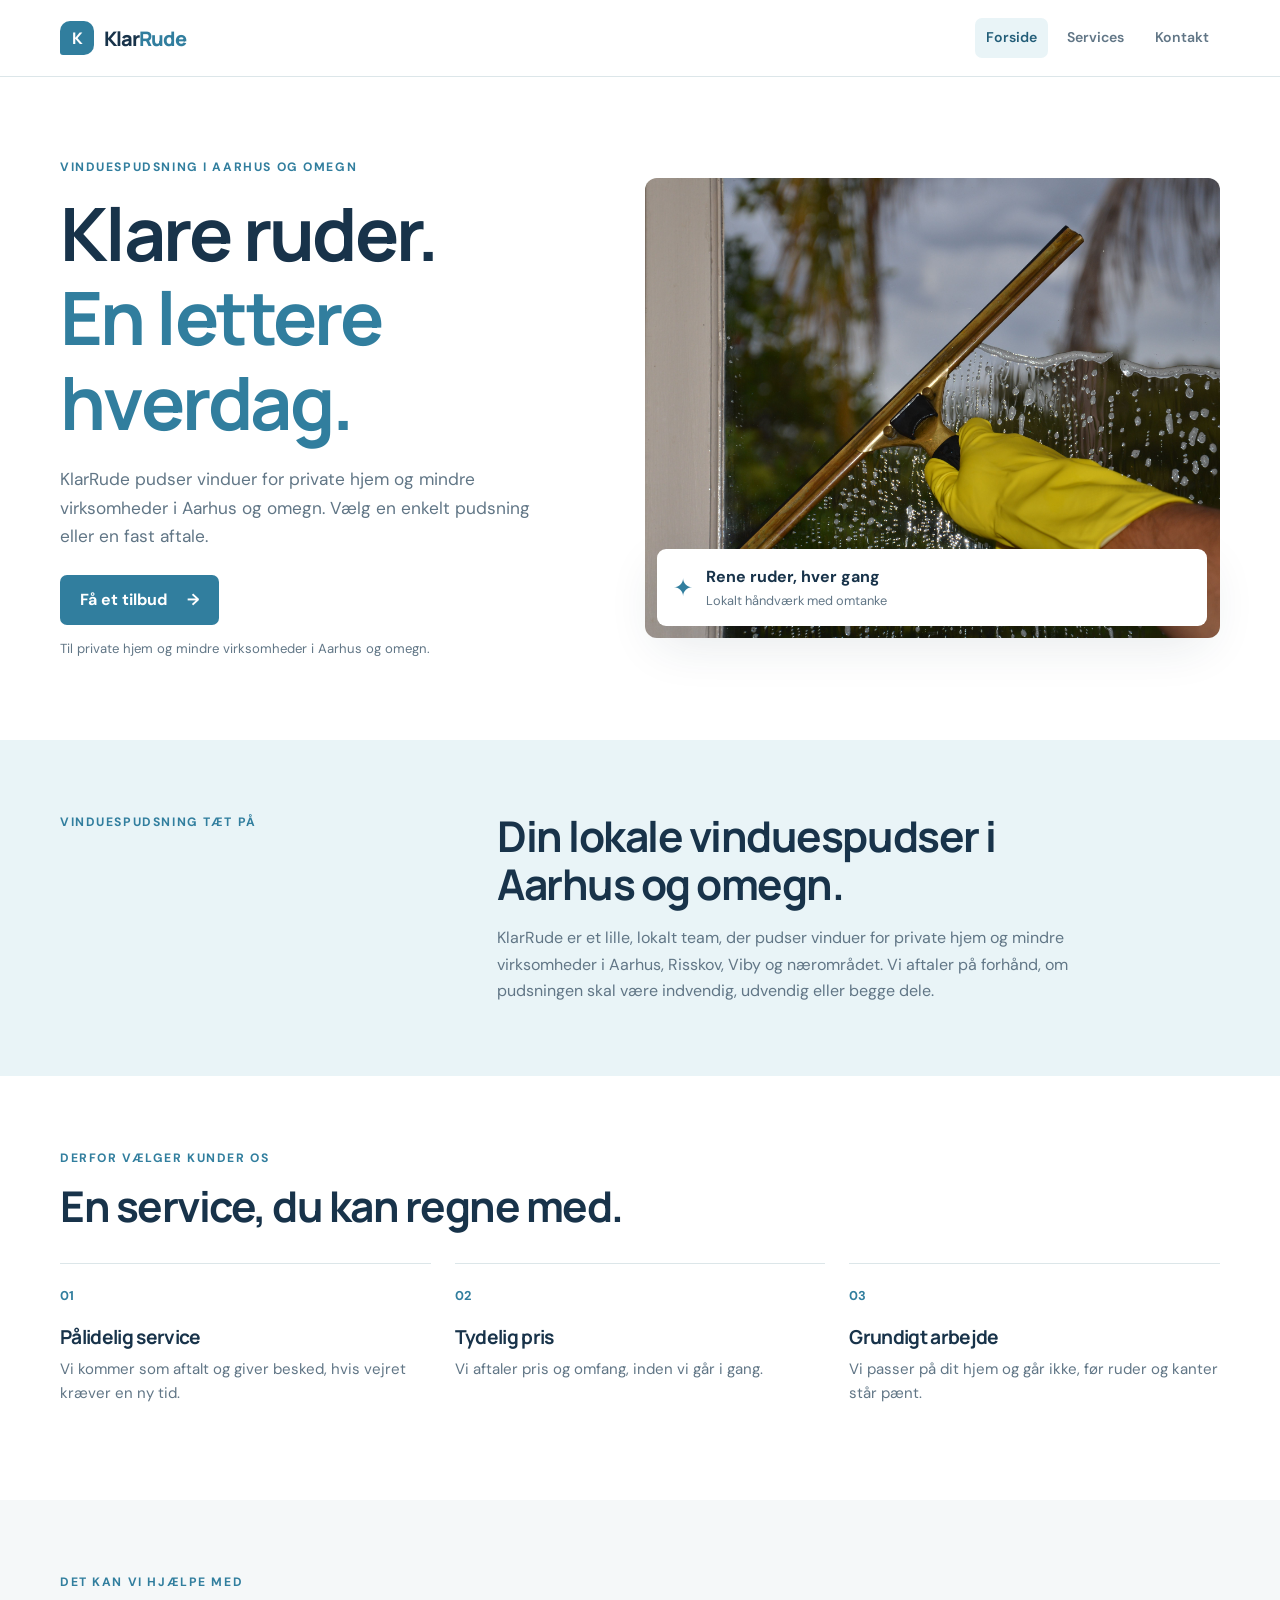
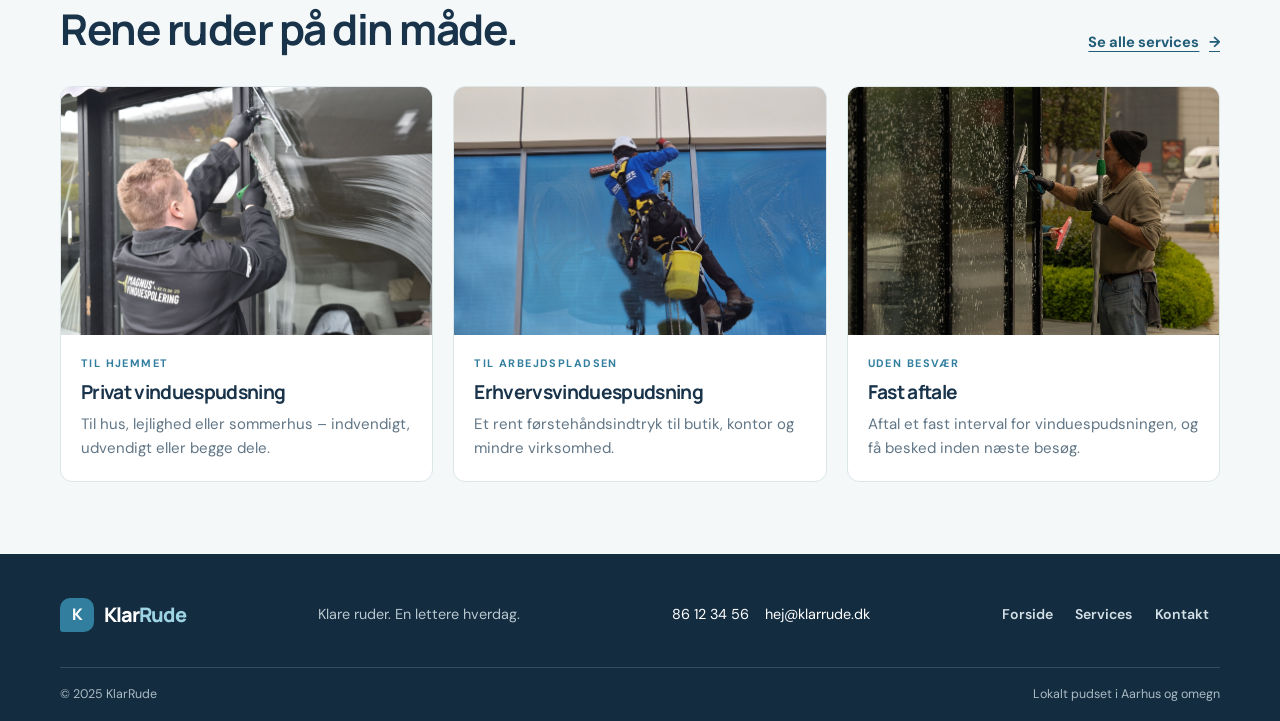
<file: index.html>
<!DOCTYPE html>
<html lang="da">
<head>
    <meta charset="UTF-8">
    <meta name="viewport" content="width=device-width, initial-scale=1.0">
    <meta name="description" content="Klare ruder og personlig vinduespudsning i Aarhus og omegn.">
    <meta name="robots" content="index, follow">
    <title>KlarRude – vinduespudsning i Aarhus</title>
    <!-- Open Graph: udskift eksempeladresserne med sidens offentlige adresser ved udgivelse. -->
    <meta property="og:title" content="KlarRude – vinduespudsning i Aarhus">
    <meta property="og:type" content="website">
    <meta property="og:url" content="https://DIN-DOMÆNE-EKSEMPEL.dk/index.html">
    <meta property="og:image" content="https://DIN-DOMÆNE-EKSEMPEL.dk/images/vinduespudsning-forside.jpg">
    <meta property="og:description" content="Klare ruder og personlig vinduespudsning i Aarhus og omegn.">
    <meta property="og:locale" content="da_DK">
    <link rel="stylesheet" href="css/styles.css">
    <!-- Structured data: erstat eksempel-domænet med den offentlige adresse ved udgivelse. -->
    <script type="application/ld+json">
{
  "@context": "https://schema.org",
  "@graph": [
    {
      "@type": "Organization",
      "@id": "https://DIN-DOMÆNE-EKSEMPEL.dk/#organization",
      "name": "KlarRude",
      "description": "Klare ruder. En lettere hverdag.",
      "url": "https://DIN-DOMÆNE-EKSEMPEL.dk/",
      "telephone": "+45 86 12 34 56",
      "email": "hej@klarrude.dk",
      "address": {
        "@type": "PostalAddress",
        "streetAddress": "Klarrudevej 12",
        "postalCode": "8000",
        "addressLocality": "Aarhus C",
        "addressCountry": "DK"
      },
      "areaServed": [
        "Aarhus",
        "Risskov",
        "Viby",
        "Højbjerg",
        "Brabrand",
        "nærliggende områder"
      ]
    },
    {
      "@type": "WebSite",
      "@id": "https://DIN-DOMÆNE-EKSEMPEL.dk/#website",
      "url": "https://DIN-DOMÆNE-EKSEMPEL.dk/",
      "name": "KlarRude",
      "inLanguage": "da-DK",
      "publisher": {
        "@id": "https://DIN-DOMÆNE-EKSEMPEL.dk/#organization"
      }
    },
    {
      "@type": "WebPage",
      "@id": "https://DIN-DOMÆNE-EKSEMPEL.dk/index.html#webpage",
      "url": "https://DIN-DOMÆNE-EKSEMPEL.dk/index.html",
      "name": "KlarRude – vinduespudsning i Aarhus",
      "description": "Klare ruder og personlig vinduespudsning i Aarhus og omegn.",
      "inLanguage": "da-DK",
      "isPartOf": {
        "@id": "https://DIN-DOMÆNE-EKSEMPEL.dk/#website"
      },
      "about": {
        "@id": "https://DIN-DOMÆNE-EKSEMPEL.dk/#organization"
      }
    }
  ]
}
</script>
</head>
<body>
    <!-- Fælles header og navigation -->
    <header class="site-header">
        <div class="container header-inner">
            <a class="brand" href="index.html" aria-label="KlarRude, forsiden"><span class="brand-mark" aria-hidden="true">K</span><span>Klar<span class="brand-accent">Rude</span></span></a>
            <nav class="main-navigation" aria-label="Hovednavigation">
                <a href="index.html" aria-current="page">Forside</a>
                <a href="services.html">Services</a>
                <a href="contact.html">Kontakt</a>
            </nav>
        </div>
    </header>
    <main>
        <!-- Hero med introduktion og kontaktvej -->
        <section class="hero container">
            <div class="hero-copy">
                <p class="eyebrow">Vinduespudsning i Aarhus og omegn</p>
                <h1>Klare ruder.<br><span>En lettere hverdag.</span></h1>
                <p class="hero-description">KlarRude pudser vinduer for private hjem og mindre virksomheder i Aarhus og omegn. Vælg en enkelt pudsning eller en fast aftale.</p>
                <a class="button" href="contact.html">Få et tilbud <span aria-hidden="true">→</span></a>
                <p class="hero-note">Til private hjem og mindre virksomheder i Aarhus og omegn.</p>
            </div>
            <div class="hero-image-wrap">
                <img src="images/lyse vinduer og rent hjem.jpg" alt="Lyse vinduer og et rent hjem">
                <div class="image-caption"><span class="caption-icon" aria-hidden="true">✦</span><span><strong>Rene ruder, hver gang</strong><small>Lokalt håndværk med omtanke</small></span></div>
            </div>
        </section>

        <!-- Kort præsentation af virksomheden -->
        <section class="intro-section section-space">
            <div class="container intro-grid">
                <p class="eyebrow">Vinduespudsning tæt på</p>
                <div><h2>Din lokale vinduespudser i Aarhus og omegn.</h2><p>KlarRude er et lille, lokalt team, der pudser vinduer for private hjem og mindre virksomheder i Aarhus, Risskov, Viby og nærområdet. Vi aftaler på forhånd, om pudsningen skal være indvendig, udvendig eller begge dele.</p></div>
            </div>
        </section>

        <!-- Fordele ved KlarRude -->
        <section class="benefits-section section-space">
            <div class="container">
                <div class="section-heading"><p class="eyebrow">Derfor vælger kunder os</p><h2>En service, du kan regne med.</h2></div>
                <div class="benefits">
                    <article class="benefit-card"><span class="benefit-number">01</span><h3>Pålidelig service</h3><p>Vi kommer som aftalt og giver besked, hvis vejret kræver en ny tid.</p></article>
                    <article class="benefit-card"><span class="benefit-number">02</span><h3>Tydelig pris</h3><p>Vi aftaler pris og omfang, inden vi går i gang.</p></article>
                    <article class="benefit-card"><span class="benefit-number">03</span><h3>Grundigt arbejde</h3><p>Vi passer på dit hjem og går ikke, før ruder og kanter står pænt.</p></article>
                </div>
            </div>
        </section>

        <!-- Udvalgte services -->
        <section class="featured-section section-space">
            <div class="container">
                <div class="section-heading heading-row"><div><p class="eyebrow">Det kan vi hjælpe med</p><h2>Rene ruder på din måde.</h2></div><a class="text-link" href="services.html">Se alle services <span aria-hidden="true">→</span></a></div>
                <div class="service-preview-grid">
                    <article class="service-preview"><img src="images/privat vinduespudsning.jpg" alt="Privat vinduespudsning"><div><p class="card-kicker">Til hjemmet</p><h3>Privat vinduespudsning</h3><p>Til hus, lejlighed eller sommerhus – indvendigt, udvendigt eller begge dele.</p></div></article>
                    <article class="service-preview"><img src="images/Erhvervsvinduer.jpg" alt="Vinduespudsning af erhvervsvinduer"><div><p class="card-kicker">Til arbejdspladsen</p><h3>Erhvervsvinduespudsning</h3><p>Et rent førstehåndsindtryk til butik, kontor og mindre virksomhed.</p></div></article>
                    <article class="service-preview"><img src="images/faste aftlaer.jpg" alt="Vinduespudsning efter en fast aftale"><div><p class="card-kicker">Uden besvær</p><h3>Fast aftale</h3><p>Aftal et fast interval for vinduespudsningen, og få besked inden næste besøg.</p></div></article>
                </div>
            </div>
        </section>
        <!-- Fælles footer -->
    </main>
    <footer class="site-footer"><div class="container footer-main"><a class="brand footer-brand" href="index.html"><span class="brand-mark" aria-hidden="true">K</span><span>Klar<span class="brand-accent">Rude</span></span></a><p>Klare ruder. En lettere hverdag.</p><div class="footer-contact"><a href="tel:+4586123456">86 12 34 56</a><a href="mailto:hej@klarrude.dk">hej@klarrude.dk</a></div><nav class="footer-navigation" aria-label="Sidens links"><a href="index.html" aria-current="page">Forside</a><a href="services.html">Services</a><a href="contact.html">Kontakt</a></nav></div><div class="container footer-bottom"><span>© 2025 KlarRude</span><span>Lokalt pudset i Aarhus og omegn</span></div></footer>
</body>
</html>
</file>
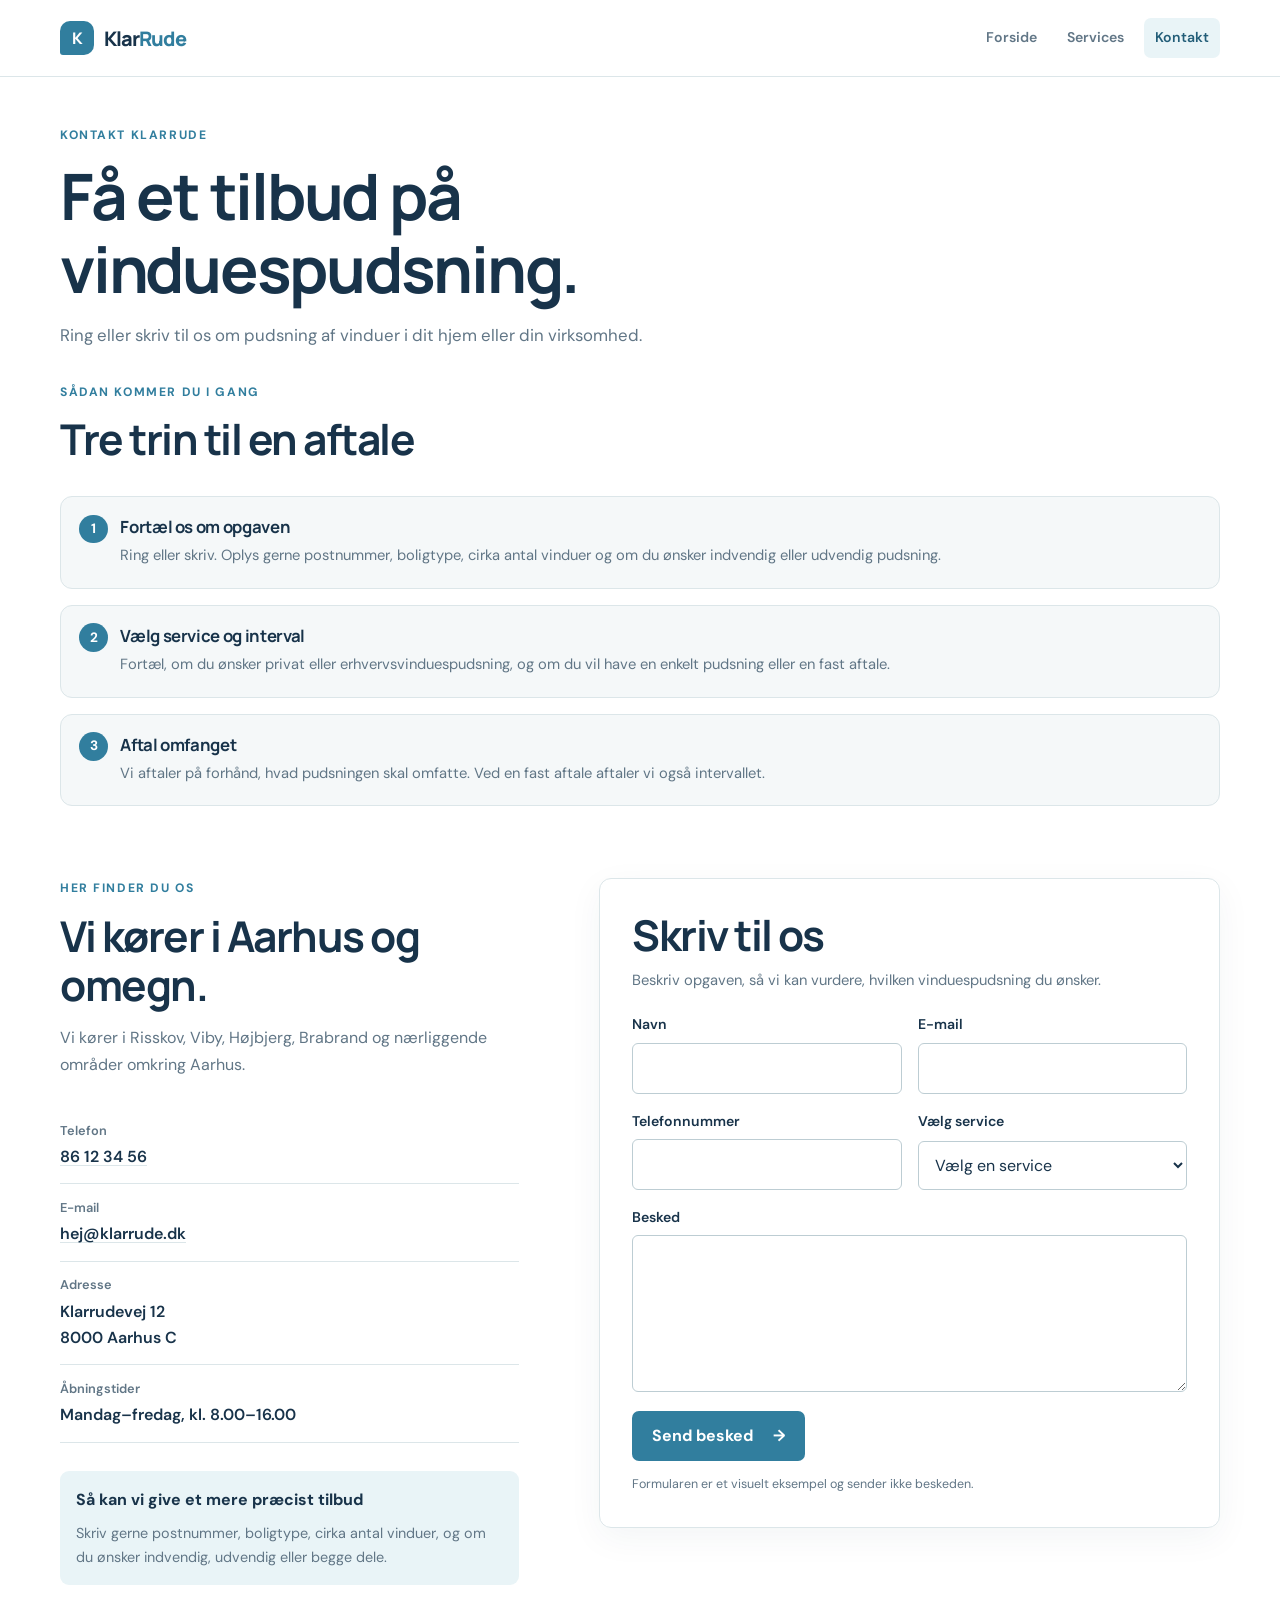
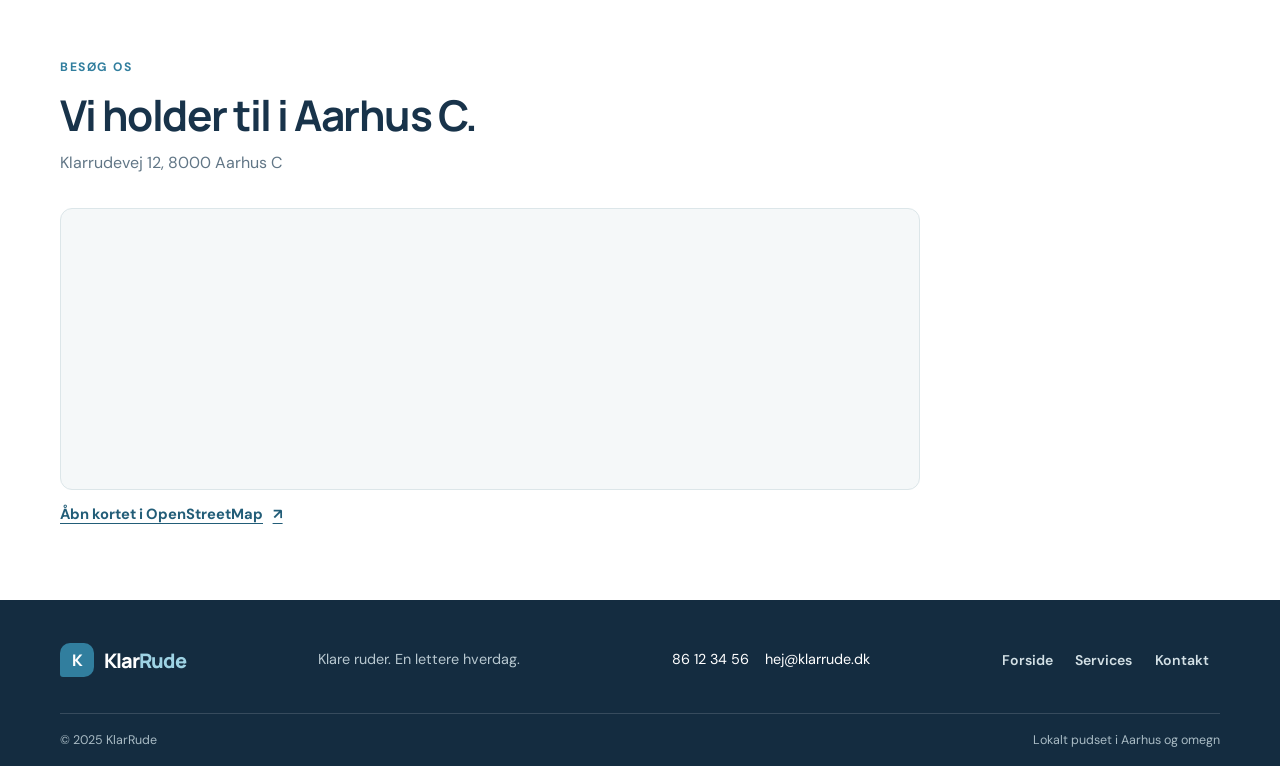
<file: contact.html>
<!DOCTYPE html>
<html lang="da">
<head>
    <meta charset="UTF-8">
    <meta name="viewport" content="width=device-width, initial-scale=1.0">
    <meta name="description" content="Kontakt KlarRude for et uforpligtende tilbud på vinduespudsning i Aarhus og omegn.">
    <meta name="robots" content="index, follow">
    <title>Kontakt – KlarRude</title>
    <!-- Open Graph: udskift eksempeladresserne med sidens offentlige adresser ved udgivelse. -->
    <meta property="og:title" content="Kontakt – KlarRude">
    <meta property="og:type" content="website">
    <meta property="og:url" content="https://DIN-DOMÆNE-EKSEMPEL.dk/contact.html">
    <meta property="og:image" content="https://DIN-DOMÆNE-EKSEMPEL.dk/images/vinduespudser-kontakt.jpg">
    <meta property="og:description" content="Kontakt KlarRude for et uforpligtende tilbud på vinduespudsning i Aarhus og omegn.">
    <meta property="og:locale" content="da_DK">
    <link rel="stylesheet" href="css/styles.css">
    <!-- Structured data: erstat eksempel-domænet med den offentlige adresse ved udgivelse. -->
    <script type="application/ld+json">
{
  "@context": "https://schema.org",
  "@graph": [
    {
      "@type": "WebPage",
      "@id": "https://DIN-DOMÆNE-EKSEMPEL.dk/contact.html#webpage",
      "url": "https://DIN-DOMÆNE-EKSEMPEL.dk/contact.html",
      "name": "Kontakt – KlarRude",
      "description": "Kontakt KlarRude for et uforpligtende tilbud på vinduespudsning i Aarhus og omegn.",
      "inLanguage": "da-DK",
      "isPartOf": {
        "@id": "https://DIN-DOMÆNE-EKSEMPEL.dk/#website"
      },
      "about": {
        "@id": "https://DIN-DOMÆNE-EKSEMPEL.dk/#organization"
      }
    }
  ]
}
</script>
</head>
<body>
    <!-- Fælles header og navigation -->
    <header class="site-header"><div class="container header-inner"><a class="brand" href="index.html" aria-label="KlarRude, forsiden"><span class="brand-mark" aria-hidden="true">K</span><span>Klar<span class="brand-accent">Rude</span></span></a><nav class="main-navigation" aria-label="Hovednavigation"><a href="index.html">Forside</a><a href="services.html">Services</a><a href="contact.html" aria-current="page">Kontakt</a></nav></div></header>
    <main>
        <!-- Kontaktintroduktion -->
        <section class="page-hero container"><p class="eyebrow">Kontakt KlarRude</p><h1>Få et tilbud på vinduespudsning.</h1><p>Ring eller skriv til os om pudsning af vinduer i dit hjem eller din virksomhed.</p></section>
        <!-- Sådan aftaler du vinduespudsning -->
        <section class="booking-steps section-space">
            <div class="container">
                <div class="section-heading"><p class="eyebrow">Sådan kommer du i gang</p><h2>Tre trin til en aftale</h2></div>
                <ol class="steps-list">
                    <li><h3>Fortæl os om opgaven</h3><p>Ring eller skriv. Oplys gerne postnummer, boligtype, cirka antal vinduer og om du ønsker indvendig eller udvendig pudsning.</p></li>
                    <li><h3>Vælg service og interval</h3><p>Fortæl, om du ønsker privat eller erhvervsvinduespudsning, og om du vil have en enkelt pudsning eller en fast aftale.</p></li>
                    <li><h3>Aftal omfanget</h3><p>Vi aftaler på forhånd, hvad pudsningen skal omfatte. Ved en fast aftale aftaler vi også intervallet.</p></li>
                </ol>
            </div>
        </section>
        <!-- Kontaktoplysninger og formular -->
        <section class="contact-section section-space"><div class="container contact-grid">
            <aside class="contact-details"><p class="eyebrow">Her finder du os</p><h2>Vi kører i Aarhus og omegn.</h2><p>Vi kører i Risskov, Viby, Højbjerg, Brabrand og nærliggende områder omkring Aarhus.</p><dl><div><dt>Telefon</dt><dd><a href="tel:+4586123456">86 12 34 56</a></dd></div><div><dt>E-mail</dt><dd><a href="mailto:hej@klarrude.dk">hej@klarrude.dk</a></dd></div><div><dt>Adresse</dt><dd>Klarrudevej 12<br>8000 Aarhus C</dd></div><div><dt>Åbningstider</dt><dd>Mandag–fredag, kl. 8.00–16.00</dd></div></dl><div class="contact-note"><strong>Så kan vi give et mere præcist tilbud</strong><p>Skriv gerne postnummer, boligtype, cirka antal vinduer, og om du ønsker indvendig, udvendig eller begge dele.</p></div></aside>
            <form class="contact-form" action="#" method="get"><h2>Skriv til os</h2><p>Beskriv opgaven, så vi kan vurdere, hvilken vinduespudsning du ønsker.</p><div class="form-row"><div class="form-field"><label for="name">Navn</label><input id="name" name="name" type="text" autocomplete="name" required></div><div class="form-field"><label for="email">E-mail</label><input id="email" name="email" type="email" autocomplete="email" required></div></div><div class="form-row"><div class="form-field"><label for="phone">Telefonnummer</label><input id="phone" name="phone" type="tel" autocomplete="tel"></div><div class="form-field"><label for="service">Vælg service</label><select id="service" name="service"><option value="">Vælg en service</option><option>Privat vinduespudsning</option><option>Erhvervsvinduespudsning</option><option>Fast abonnementsordning</option><option>Andet</option></select></div></div><div class="form-field"><label for="message">Besked</label><textarea id="message" name="message" rows="5" required></textarea></div><button class="button" type="submit">Send besked <span aria-hidden="true">→</span></button><small>Formularen er et visuelt eksempel og sender ikke beskeden.</small></form>
        </div></section>
        <!-- Kompakt kort over butikkens placering -->
        <section class="location-section section-space">
            <div class="container">
                <div class="section-heading"><p class="eyebrow">Besøg os</p><h2>Vi holder til i Aarhus C.</h2><p class="location-description">Klarrudevej 12, 8000 Aarhus C</p></div>
                <div class="map-frame"><iframe title="Kort over KlarRude i Aarhus C" src="https://www.openstreetmap.org/export/embed.html?bbox=10.18%2C56.14%2C10.24%2C56.17&amp;layer=mapnik&amp;marker=56.155%2C10.21" loading="lazy"></iframe></div>
                <a class="text-link map-link" href="https://www.openstreetmap.org/?mlat=56.155&amp;mlon=10.21#map=15/56.155/10.21" target="_blank" rel="noopener noreferrer">Åbn kortet i OpenStreetMap <span aria-hidden="true">↗</span></a>
            </div>
        </section>
    </main>
    <!-- Fælles footer -->
    <footer class="site-footer"><div class="container footer-main"><a class="brand footer-brand" href="index.html"><span class="brand-mark" aria-hidden="true">K</span><span>Klar<span class="brand-accent">Rude</span></span></a><p>Klare ruder. En lettere hverdag.</p><div class="footer-contact"><a href="tel:+4586123456">86 12 34 56</a><a href="mailto:hej@klarrude.dk">hej@klarrude.dk</a></div><nav class="footer-navigation" aria-label="Sidens links"><a href="index.html">Forside</a><a href="services.html">Services</a><a href="contact.html" aria-current="page">Kontakt</a></nav></div><div class="container footer-bottom"><span>© 2025 KlarRude</span><span>Lokalt pudset i Aarhus og omegn</span></div></footer>
</body>
</html>
</file>
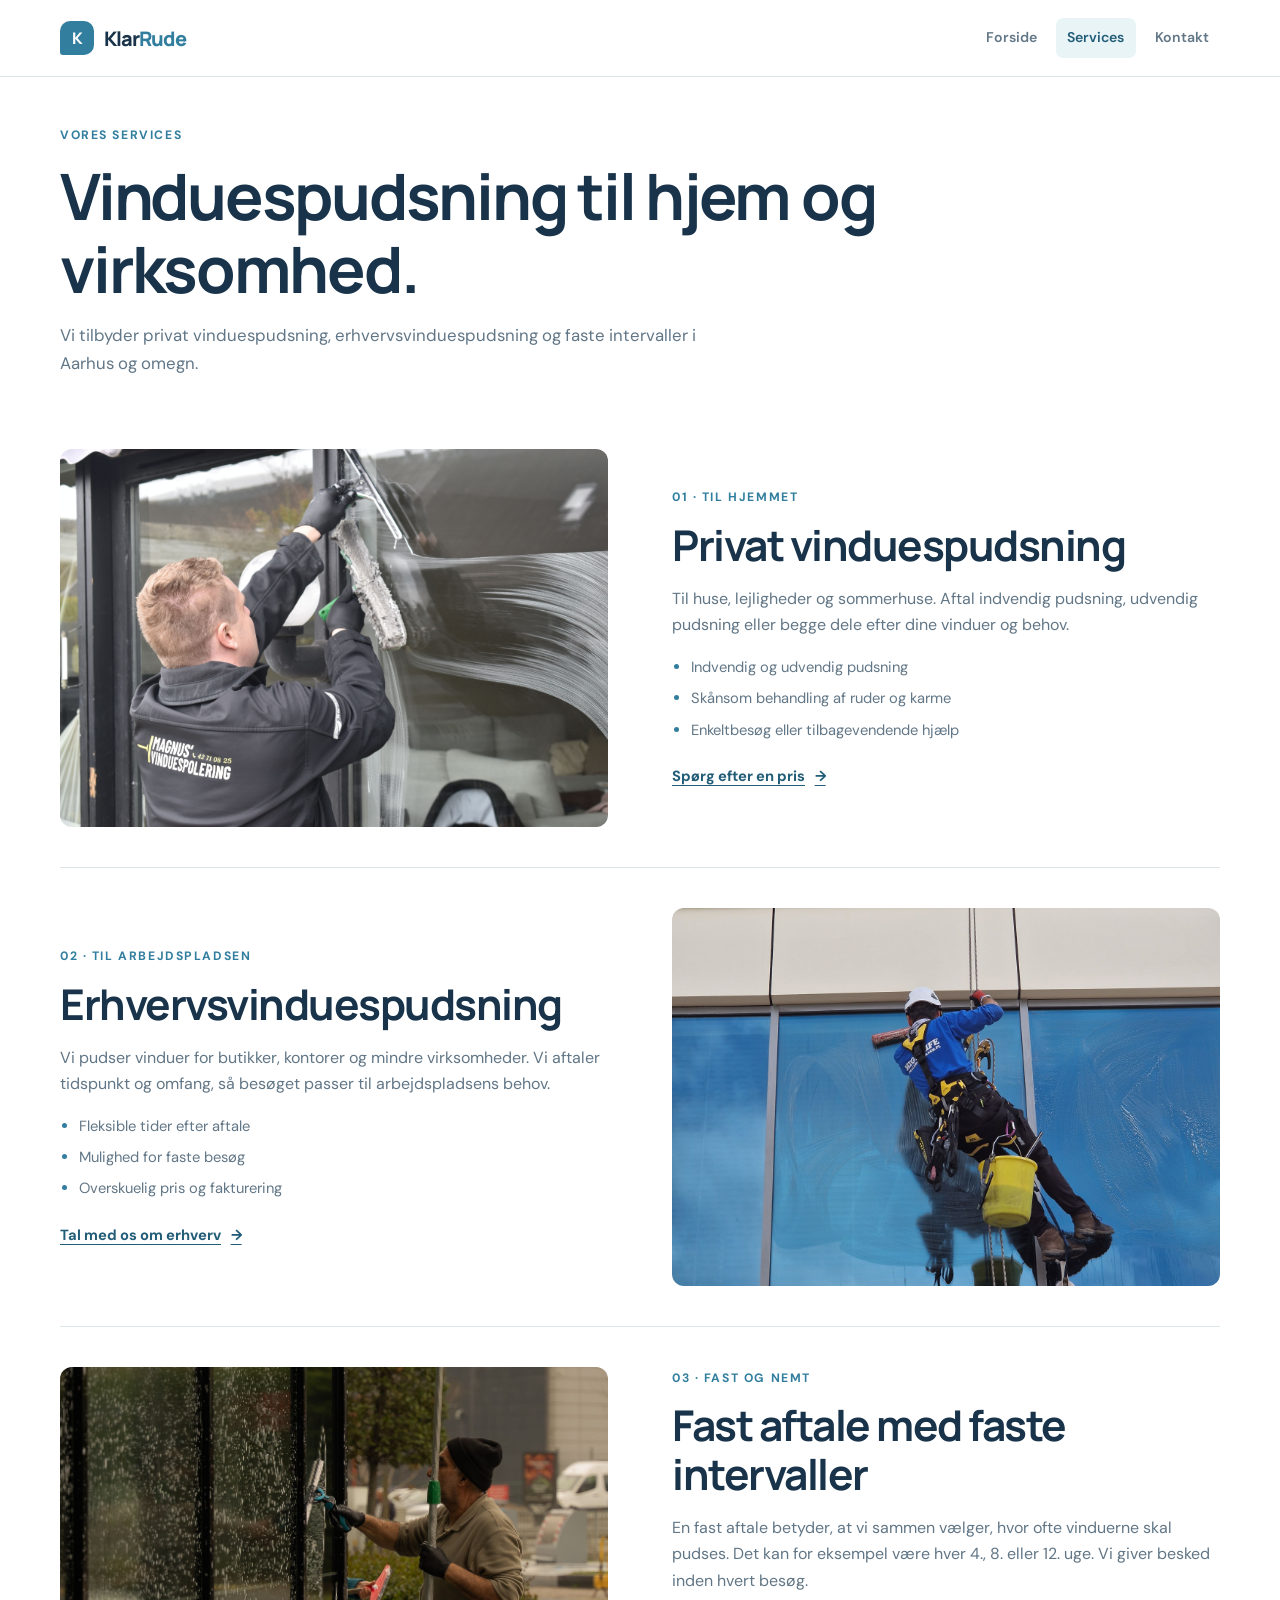
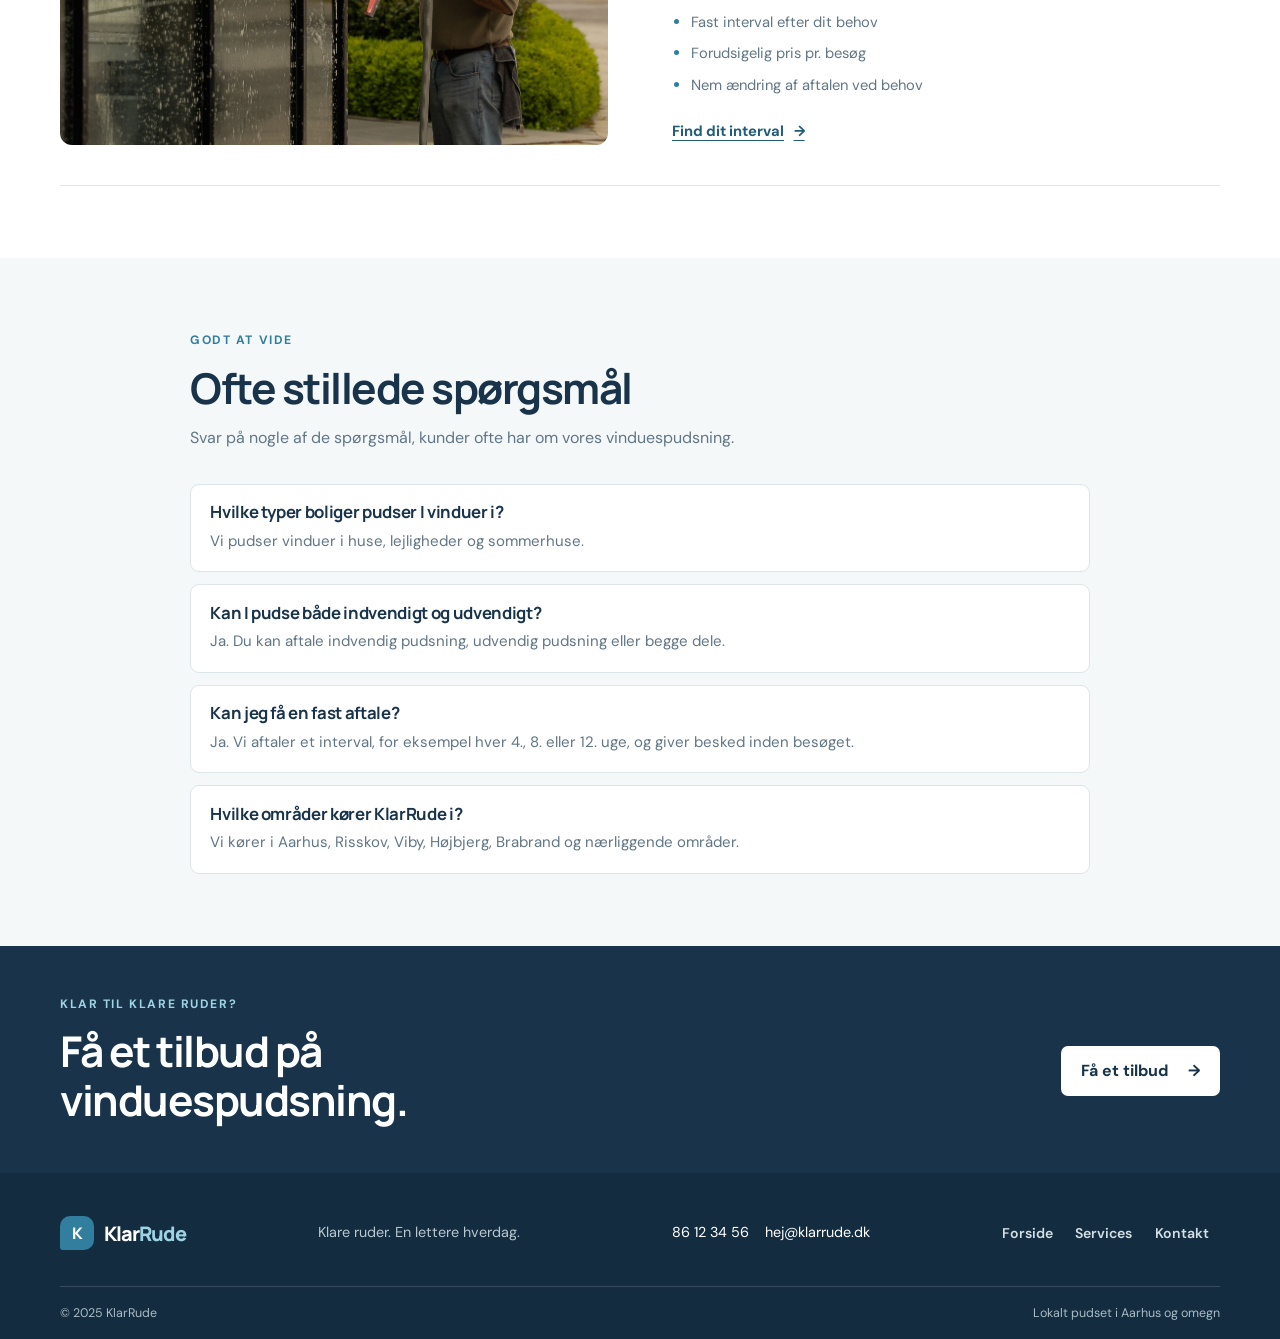
<file: services.html>
<!DOCTYPE html>
<html lang="da">
<head>
    <meta charset="UTF-8">
    <meta name="viewport" content="width=device-width, initial-scale=1.0">
    <meta name="description" content="Se KlarRudes vinduespudsning til private, virksomheder og faste aftaler.">
    <meta name="robots" content="index, follow">
    <title>Services – KlarRude</title>
    <!-- Open Graph: udskift eksempeladresserne med sidens offentlige adresser ved udgivelse. -->
    <meta property="og:title" content="Services – KlarRude">
    <meta property="og:type" content="website">
    <meta property="og:url" content="https://DIN-DOMÆNE-EKSEMPEL.dk/services.html">
    <meta property="og:image" content="https://DIN-DOMÆNE-EKSEMPEL.dk/images/vinduespudsning-services.jpg">
    <meta property="og:description" content="Se KlarRudes vinduespudsning til private, virksomheder og faste aftaler.">
    <meta property="og:locale" content="da_DK">
    <link rel="stylesheet" href="css/styles.css">
    <!-- Structured data: erstat eksempel-domænet med den offentlige adresse ved udgivelse. -->
    <script type="application/ld+json">
{
  "@context": "https://schema.org",
  "@graph": [
    {
      "@type": "WebPage",
      "@id": "https://DIN-DOMÆNE-EKSEMPEL.dk/services.html#webpage",
      "url": "https://DIN-DOMÆNE-EKSEMPEL.dk/services.html",
      "name": "Services – KlarRude",
      "description": "Se KlarRudes vinduespudsning til private, virksomheder og faste aftaler.",
      "inLanguage": "da-DK",
      "isPartOf": {
        "@id": "https://DIN-DOMÆNE-EKSEMPEL.dk/#website"
      },
      "about": {
        "@id": "https://DIN-DOMÆNE-EKSEMPEL.dk/#organization"
      }
    },
    {
      "@type": "Service",
      "@id": "https://DIN-DOMÆNE-EKSEMPEL.dk/services.html#privat-vinduespudsning",
      "name": "Privat vinduespudsning",
      "serviceType": "Vinduespudsning",
      "description": "Til huse, lejligheder og sommerhuse. Aftal indvendig pudsning, udvendig pudsning eller begge dele efter dine vinduer og behov.",
      "provider": {
        "@id": "https://DIN-DOMÆNE-EKSEMPEL.dk/#organization"
      },
      "areaServed": [
        "Aarhus",
        "Risskov",
        "Viby",
        "Højbjerg",
        "Brabrand",
        "nærliggende områder"
      ]
    },
    {
      "@type": "Service",
      "@id": "https://DIN-DOMÆNE-EKSEMPEL.dk/services.html#erhvervsvinduespudsning",
      "name": "Erhvervsvinduespudsning",
      "serviceType": "Vinduespudsning",
      "description": "Vi pudser vinduer for butikker, kontorer og mindre virksomheder. Vi aftaler tidspunkt og omfang, så besøget passer til arbejdspladsens behov.",
      "provider": {
        "@id": "https://DIN-DOMÆNE-EKSEMPEL.dk/#organization"
      },
      "areaServed": [
        "Aarhus",
        "Risskov",
        "Viby",
        "Højbjerg",
        "Brabrand",
        "nærliggende områder"
      ]
    },
    {
      "@type": "Service",
      "@id": "https://DIN-DOMÆNE-EKSEMPEL.dk/services.html#fast-aftale",
      "name": "Fast aftale med faste intervaller",
      "serviceType": "Vinduespudsning",
      "description": "En fast aftale betyder, at vi sammen vælger, hvor ofte vinduerne skal pudses. Det kan for eksempel være hver 4., 8. eller 12. uge. Vi giver besked inden hvert besøg.",
      "provider": {
        "@id": "https://DIN-DOMÆNE-EKSEMPEL.dk/#organization"
      },
      "areaServed": [
        "Aarhus",
        "Risskov",
        "Viby",
        "Højbjerg",
        "Brabrand",
        "nærliggende områder"
      ]
    },
    {
      "@type": "FAQPage",
      "@id": "https://DIN-DOMÆNE-EKSEMPEL.dk/services.html#faq",
      "url": "https://DIN-DOMÆNE-EKSEMPEL.dk/services.html#faq",
      "name": "Ofte stillede spørgsmål om vinduespudsning",
      "isPartOf": {
        "@id": "https://DIN-DOMÆNE-EKSEMPEL.dk/services.html#webpage"
      },
      "mainEntity": [
        {
          "@type": "Question",
          "name": "Hvilke typer boliger pudser I vinduer i?",
          "acceptedAnswer": {
            "@type": "Answer",
            "text": "Vi pudser vinduer i huse, lejligheder og sommerhuse."
          }
        },
        {
          "@type": "Question",
          "name": "Kan I pudse både indvendigt og udvendigt?",
          "acceptedAnswer": {
            "@type": "Answer",
            "text": "Ja. Du kan aftale indvendig pudsning, udvendig pudsning eller begge dele."
          }
        },
        {
          "@type": "Question",
          "name": "Kan jeg få en fast aftale?",
          "acceptedAnswer": {
            "@type": "Answer",
            "text": "Ja. Vi aftaler et interval, for eksempel hver 4., 8. eller 12. uge, og giver besked inden besøget."
          }
        },
        {
          "@type": "Question",
          "name": "Hvilke områder kører KlarRude i?",
          "acceptedAnswer": {
            "@type": "Answer",
            "text": "Vi kører i Aarhus, Risskov, Viby, Højbjerg, Brabrand og nærliggende områder."
          }
        }
      ]
    }
  ]
}
</script>
</head>
<body>
    <!-- Fælles header og navigation -->
    <header class="site-header"><div class="container header-inner"><a class="brand" href="index.html" aria-label="KlarRude, forsiden"><span class="brand-mark" aria-hidden="true">K</span><span>Klar<span class="brand-accent">Rude</span></span></a><nav class="main-navigation" aria-label="Hovednavigation"><a href="index.html">Forside</a><a href="services.html" aria-current="page">Services</a><a href="contact.html">Kontakt</a></nav></div></header>
    <main>
        <!-- Introduktion til services -->
        <section class="page-hero container"><p class="eyebrow">Vores services</p><h1>Vinduespudsning til hjem og virksomhed.</h1><p>Vi tilbyder privat vinduespudsning, erhvervsvinduespudsning og faste intervaller i Aarhus og omegn.</p></section>
        <!-- Oversigt over services -->
        <section class="services-list section-space"><div class="container">
            <article class="service-detail"><img src="images/privat vinduespudsning.jpg" alt="Privat vinduespudsning"><div class="service-detail-copy"><p class="eyebrow">01 · Til hjemmet</p><h2>Privat vinduespudsning</h2><p>Til huse, lejligheder og sommerhuse. Aftal indvendig pudsning, udvendig pudsning eller begge dele efter dine vinduer og behov.</p><ul><li>Indvendig og udvendig pudsning</li><li>Skånsom behandling af ruder og karme</li><li>Enkeltbesøg eller tilbagevendende hjælp</li></ul><a class="text-link" href="contact.html">Spørg efter en pris <span aria-hidden="true">→</span></a></div></article>
            <article class="service-detail service-detail-reverse"><img src="images/Erhvervsvinduer.jpg" alt="Vinduespudsning af erhvervsvinduer"><div class="service-detail-copy"><p class="eyebrow">02 · Til arbejdspladsen</p><h2>Erhvervsvinduespudsning</h2><p>Vi pudser vinduer for butikker, kontorer og mindre virksomheder. Vi aftaler tidspunkt og omfang, så besøget passer til arbejdspladsens behov.</p><ul><li>Fleksible tider efter aftale</li><li>Mulighed for faste besøg</li><li>Overskuelig pris og fakturering</li></ul><a class="text-link" href="contact.html">Tal med os om erhverv <span aria-hidden="true">→</span></a></div></article>
            <article class="service-detail"><img src="images/faste aftlaer.jpg" alt="Vinduespudsning efter en fast aftale"><div class="service-detail-copy"><p class="eyebrow">03 · Fast og nemt</p><h2>Fast aftale med faste intervaller</h2><p>En fast aftale betyder, at vi sammen vælger, hvor ofte vinduerne skal pudses. Det kan for eksempel være hver 4., 8. eller 12. uge. Vi giver besked inden hvert besøg.</p><ul><li>Fast interval efter dit behov</li><li>Forudsigelig pris pr. besøg</li><li>Nem ændring af aftalen ved behov</li></ul><a class="text-link" href="contact.html">Find dit interval <span aria-hidden="true">→</span></a></div></article>
        </div></section>
        <!-- Ofte stillede spørgsmål om vinduespudsning -->
        <section class="faq-section section-space">
            <div class="container faq-container">
                <div class="section-heading"><p class="eyebrow">Godt at vide</p><h2>Ofte stillede spørgsmål</h2><p class="faq-intro">Svar på nogle af de spørgsmål, kunder ofte har om vores vinduespudsning.</p></div>
                <div class="faq-list">
                    <article class="faq-item"><h3>Hvilke typer boliger pudser I vinduer i?</h3><p>Vi pudser vinduer i huse, lejligheder og sommerhuse.</p></article>
                    <article class="faq-item"><h3>Kan I pudse både indvendigt og udvendigt?</h3><p>Ja. Du kan aftale indvendig pudsning, udvendig pudsning eller begge dele.</p></article>
                    <article class="faq-item"><h3>Kan jeg få en fast aftale?</h3><p>Ja. Vi aftaler et interval, for eksempel hver 4., 8. eller 12. uge, og giver besked inden besøget.</p></article>
                    <article class="faq-item"><h3>Hvilke områder kører KlarRude i?</h3><p>Vi kører i Aarhus, Risskov, Viby, Højbjerg, Brabrand og nærliggende områder.</p></article>
                </div>
            </div>
        </section>
        <!-- CTA til kontaktsiden -->
        <section class="cta-section"><div class="container cta-inner"><div><p class="eyebrow">Klar til klare ruder?</p><h2>Få et tilbud på vinduespudsning.</h2></div><a class="button button-light" href="contact.html">Få et tilbud <span aria-hidden="true">→</span></a></div></section>
    </main>
    <!-- Fælles footer -->
    <footer class="site-footer"><div class="container footer-main"><a class="brand footer-brand" href="index.html"><span class="brand-mark" aria-hidden="true">K</span><span>Klar<span class="brand-accent">Rude</span></span></a><p>Klare ruder. En lettere hverdag.</p><div class="footer-contact"><a href="tel:+4586123456">86 12 34 56</a><a href="mailto:hej@klarrude.dk">hej@klarrude.dk</a></div><nav class="footer-navigation" aria-label="Sidens links"><a href="index.html">Forside</a><a href="services.html" aria-current="page">Services</a><a href="contact.html">Kontakt</a></nav></div><div class="container footer-bottom"><span>© 2025 KlarRude</span><span>Lokalt pudset i Aarhus og omegn</span></div></footer>
</body>
</html>
</file>
<file: css/styles.css>
@import url('https://fonts.googleapis.com/css2?family=DM+Sans:wght@400;500;600;700&family=Manrope:wght@400;500;600;700;800&display=swap');

:root {
    --color-ink: #18334a;
    --color-muted: #617686;
    --color-blue: #317e9e;
    --color-blue-dark: #225d78;
    --color-sky: #e9f4f7;
    --color-paper: #ffffff;
    --color-soft: #f5f8f9;
    --color-line: #dce6e9;
    --space-1: .5rem;
    --space-2: 1rem;
    --space-3: 1.5rem;
    --space-4: 2rem;
    --space-5: 3rem;
    --space-6: 4.5rem;
    --radius: 12px;
    --shadow: 0 18px 50px rgba(24, 51, 74, .11);
}

* { box-sizing: border-box; }
html { scroll-behavior: smooth; }
body { margin: 0; color: var(--color-ink); background: var(--color-paper); font-family: 'DM Sans', sans-serif; font-size: 1rem; line-height: 1.65; }
img { display: block; max-width: 100%; }
a { color: inherit; }
a:focus-visible, button:focus-visible, input:focus-visible, select:focus-visible, textarea:focus-visible { outline: 3px solid #e4a94d; outline-offset: 3px; }
h1, h2, h3 { margin: 0; font-family: 'Manrope', sans-serif; line-height: 1.15; letter-spacing: -.035em; }
h1 { font-size: clamp(2.65rem, 10vw, 4.6rem); }
h2 { font-size: clamp(1.8rem, 6vw, 2.65rem); }
h3 { font-size: 1.2rem; }
p { margin: 0; }
.container { width: min(100% - 2.5rem, 1160px); margin-inline: auto; }
.section-space { padding-block: var(--space-6); }
.site-header { position: relative; z-index: 1; border-bottom: 1px solid var(--color-line); background: rgba(255,255,255,.96); }
.header-inner { min-height: 76px; display: flex; flex-wrap: wrap; align-items: center; justify-content: space-between; gap: .5rem 1rem; padding-block: .75rem; }
.brand { display: inline-flex; align-items: center; gap: .6rem; color: var(--color-ink); font-family: 'Manrope', sans-serif; font-size: 1.25rem; font-weight: 800; text-decoration: none; letter-spacing: -.05em; }
.brand-mark { display: grid; width: 34px; height: 34px; place-items: center; border-radius: 10px 10px 10px 3px; color: white; background: var(--color-blue); font-size: 1rem; }
.brand-accent { color: var(--color-blue); }
.main-navigation { display: flex; gap: .25rem; }
.main-navigation a, .footer-navigation a { padding: .55rem .7rem; color: var(--color-muted); font-size: .88rem; font-weight: 600; text-decoration: none; border-radius: 7px; transition: color .2s, background .2s; }
.main-navigation a:hover, .main-navigation a[aria-current="page"] { color: var(--color-blue-dark); background: var(--color-sky); }
.hero { display: grid; gap: var(--space-5); align-items: center; padding-block: var(--space-5); }
.hero-copy { padding-block: .5rem; }
.eyebrow, .card-kicker { margin-bottom: .85rem; color: var(--color-blue); font-size: .76rem; font-weight: 700; letter-spacing: .13em; text-transform: uppercase; }
.hero h1 span { color: var(--color-blue); }
.hero-description { max-width: 490px; margin-top: 1.3rem; color: var(--color-muted); font-size: 1.08rem; }
.button { display: inline-flex; align-items: center; justify-content: center; gap: 1.25rem; min-height: 50px; margin-top: 1.5rem; padding: .75rem 1.25rem; border: 0; border-radius: 7px; color: white; background: var(--color-blue); font: inherit; font-weight: 700; text-decoration: none; cursor: pointer; transition: background .2s, transform .2s; }
.button:hover { transform: translateY(-2px); background: var(--color-blue-dark); }
.hero-note { margin-top: .8rem; color: var(--color-muted); font-size: .82rem; }
.hero-image-wrap { position: relative; }
.hero-image-wrap > img { width: 100%; min-height: 290px; aspect-ratio: 1.15; border-radius: var(--radius); object-fit: cover; }
.image-caption { position: absolute; right: .8rem; bottom: .8rem; left: .8rem; display: flex; align-items: center; gap: .8rem; padding: .9rem 1rem; border-radius: 9px; background: white; box-shadow: var(--shadow); }
.caption-icon { color: var(--color-blue); font-size: 1.5rem; }
.image-caption strong, .image-caption small { display: block; }
.image-caption small { color: var(--color-muted); font-size: .8rem; }
.intro-section { background: var(--color-sky); }
.intro-grid { display: grid; gap: .5rem; }
.intro-grid .eyebrow { margin: 0; }
.intro-grid h2 { max-width: 620px; }
.intro-grid div > p:last-child { max-width: 650px; margin-top: 1rem; color: var(--color-muted); }
.section-heading { margin-bottom: var(--space-4); }
.section-heading h2 { max-width: 600px; }
.benefits { display: grid; gap: 1rem; }
.benefit-card { padding: 1.35rem 0; border-top: 1px solid var(--color-line); }
.benefit-number { display: block; margin-bottom: 1.2rem; color: var(--color-blue); font-size: .8rem; font-weight: 700; }
.benefit-card p, .service-preview p:last-child { margin-top: .55rem; color: var(--color-muted); font-size: .94rem; }
.featured-section { background: var(--color-soft); }
.heading-row { display: flex; flex-wrap: wrap; align-items: end; justify-content: space-between; gap: 1rem; }
.text-link { display: inline-flex; gap: .6rem; align-items: center; color: var(--color-blue-dark); font-size: .92rem; font-weight: 700; text-decoration-thickness: 1px; text-underline-offset: 4px; }
.text-link:hover { color: var(--color-blue); }
.service-preview-grid { display: grid; gap: 1rem; }
.service-preview { overflow: hidden; border: 1px solid var(--color-line); border-radius: var(--radius); background: white; }
.service-preview img { width: 100%; aspect-ratio: 1.5; object-fit: cover; }
.service-preview > div { padding: 1.25rem; }
.service-preview .card-kicker { margin-bottom: .5rem; font-size: .68rem; }
.page-hero { padding-block: var(--space-5) var(--space-4); }
.page-hero h1 { max-width: 850px; font-size: clamp(2.5rem, 8vw, 4rem); }
.page-hero > p:last-child { max-width: 640px; margin-top: 1rem; color: var(--color-muted); font-size: 1.05rem; }
.services-list { padding-top: 0; }
.service-detail { display: grid; gap: 1.5rem; align-items: center; padding-block: 2rem; border-bottom: 1px solid var(--color-line); }
.service-detail img { width: 100%; aspect-ratio: 1.45; border-radius: var(--radius); object-fit: cover; }
.service-detail-copy > p:not(.eyebrow) { margin-top: 1rem; color: var(--color-muted); }
.service-detail-copy ul { display: grid; gap: .45rem; margin: 1rem 0 1.3rem; padding-left: 1.2rem; color: var(--color-muted); font-size: .92rem; }
.service-detail-copy li::marker { color: var(--color-blue); }
.faq-section { background: var(--color-soft); }
.faq-container { max-width: 900px; }
.faq-intro { max-width: 600px; margin-top: .8rem; color: var(--color-muted); }
.faq-list { display: grid; gap: .75rem; }
.faq-item { padding: 1.1rem 1.2rem; border: 1px solid var(--color-line); border-radius: 9px; background: white; }
.faq-item h3 { font-size: 1.05rem; letter-spacing: -.02em; }
.faq-item p { margin-top: .45rem; color: var(--color-muted); font-size: .94rem; }
.cta-section { padding-block: var(--space-5); color: white; background: var(--color-ink); }
.cta-inner { display: flex; flex-wrap: wrap; align-items: center; justify-content: space-between; gap: 1rem; }
.cta-inner .eyebrow { color: #9ed3e4; }
.cta-inner h2 { max-width: 600px; }
.button-light { color: var(--color-ink); background: white; }
.button-light:hover { color: white; }
.contact-section { padding-top: 0; }
.booking-steps { padding-top: 0; }
.steps-list { display: grid; gap: 1rem; margin: 0; padding: 0; list-style: none; counter-reset: booking-step; }
.steps-list li { position: relative; min-height: 100%; padding: 1.25rem 1.25rem 1.25rem 3.7rem; border: 1px solid var(--color-line); border-radius: var(--radius); background: var(--color-soft); counter-increment: booking-step; }
.steps-list li::before { position: absolute; top: 1.1rem; left: 1.15rem; display: grid; width: 1.8rem; height: 1.8rem; place-items: center; border-radius: 50%; color: white; background: var(--color-blue); content: counter(booking-step); font-size: .85rem; font-weight: 700; }
.steps-list h3 { font-size: 1.05rem; letter-spacing: -.02em; }
.steps-list p { margin-top: .45rem; color: var(--color-muted); font-size: .92rem; }
.location-section { padding-top: 0; }
.location-description { margin-top: .65rem; color: var(--color-muted); }
.map-frame { max-width: 860px; overflow: hidden; border: 1px solid var(--color-line); border-radius: var(--radius); background: var(--color-soft); }
.map-frame iframe { display: block; width: 100%; height: 220px; border: 0; }
.map-link { margin-top: .75rem; }
.contact-grid { display: grid; gap: 2rem; align-items: start; }
.contact-details > p:not(.eyebrow) { max-width: 430px; margin-top: 1rem; color: var(--color-muted); }
.contact-details dl { margin: 1.8rem 0; }
.contact-details dl > div { padding-block: .8rem; border-bottom: 1px solid var(--color-line); }
.contact-details dt { color: var(--color-muted); font-size: .8rem; font-weight: 600; }
.contact-details dd { margin: .2rem 0 0; font-weight: 600; }
.contact-details dd a { text-decoration-color: var(--color-line); text-underline-offset: 3px; }
.contact-note { padding: 1rem; border-radius: 9px; background: var(--color-sky); }
.contact-note p { margin-top: .5rem; color: var(--color-muted); font-size: .9rem; }
.contact-form { padding: 1.25rem; border: 1px solid var(--color-line); border-radius: var(--radius); box-shadow: 0 10px 35px rgba(24,51,74,.05); }
.contact-form > p { margin-top: .5rem; margin-bottom: 1.3rem; color: var(--color-muted); font-size: .92rem; }
.form-row { display: grid; gap: 1rem; }
.form-field { display: grid; gap: .4rem; margin-bottom: 1rem; }
.form-field label { font-size: .88rem; font-weight: 600; }
.form-field input, .form-field select, .form-field textarea { width: 100%; min-height: 46px; padding: .7rem .8rem; border: 1px solid #bdcdd3; border-radius: 6px; color: var(--color-ink); background: white; font: inherit; }
.form-field textarea { resize: vertical; }
.contact-form .button { margin-top: .2rem; }
.contact-form > small { display: block; margin-top: .8rem; color: var(--color-muted); font-size: .78rem; }
.site-footer { padding-top: 2.5rem; color: #e5eef1; background: #142c40; }
.footer-main { display: grid; gap: 1rem; padding-bottom: 2rem; }
.footer-brand { color: white; }
.footer-brand .brand-accent { color: #9ed3e4; }
.footer-main > p { color: #b8c8d0; font-size: .9rem; }
.footer-contact { display: flex; flex-wrap: wrap; gap: .6rem 1rem; }
.footer-contact a { color: white; font-size: .9rem; text-decoration: none; }
.footer-contact a:hover, .footer-navigation a:hover { color: #9ed3e4; }
.footer-navigation { display: flex; flex-wrap: wrap; margin-left: -.7rem; }
.footer-navigation a { color: #d3e0e5; }
.footer-bottom { display: flex; flex-wrap: wrap; justify-content: space-between; gap: .5rem; padding-block: 1rem; border-top: 1px solid rgba(255,255,255,.15); color: #a9bbc4; font-size: .78rem; }

@media (min-width: 640px) {
    .container { width: min(100% - 3.5rem, 1160px); }
    .header-inner { flex-wrap: nowrap; }
    .main-navigation { gap: .5rem; }
    .hero { grid-template-columns: .95fr 1.05fr; gap: 2rem; padding-block: var(--space-6); }
    .benefits { grid-template-columns: repeat(3, 1fr); gap: 1.5rem; }
    .service-preview-grid { grid-template-columns: repeat(2, 1fr); }
    .service-detail { grid-template-columns: 1fr 1fr; gap: 2.5rem; padding-block: 2.5rem; }
    .service-detail-reverse img { order: 2; }
    .service-detail-reverse .service-detail-copy { order: 1; }
    .contact-form { padding: 2rem; }
    .form-row { grid-template-columns: 1fr 1fr; gap: 1rem; }
    .footer-main { grid-template-columns: 1fr 1fr; align-items: center; }
    .footer-main > p { text-align: right; }
    .footer-navigation { justify-content: end; }
}
@media (min-width: 900px) {
    .hero { gap: 4rem; }
    .hero-image-wrap > img { aspect-ratio: 1.25; }
    .intro-grid { grid-template-columns: .7fr 1.3fr; gap: 3rem; }
    .service-preview-grid { grid-template-columns: repeat(3, 1fr); gap: 1.25rem; }
    .service-detail { gap: 4rem; }
    .contact-grid { grid-template-columns: .85fr 1.15fr; gap: 5rem; }
    .map-frame iframe { height: 280px; }
    .footer-main { grid-template-columns: 1fr 1.4fr 1fr 1.2fr; }
    .footer-main > p { text-align: left; }
}
</file>
